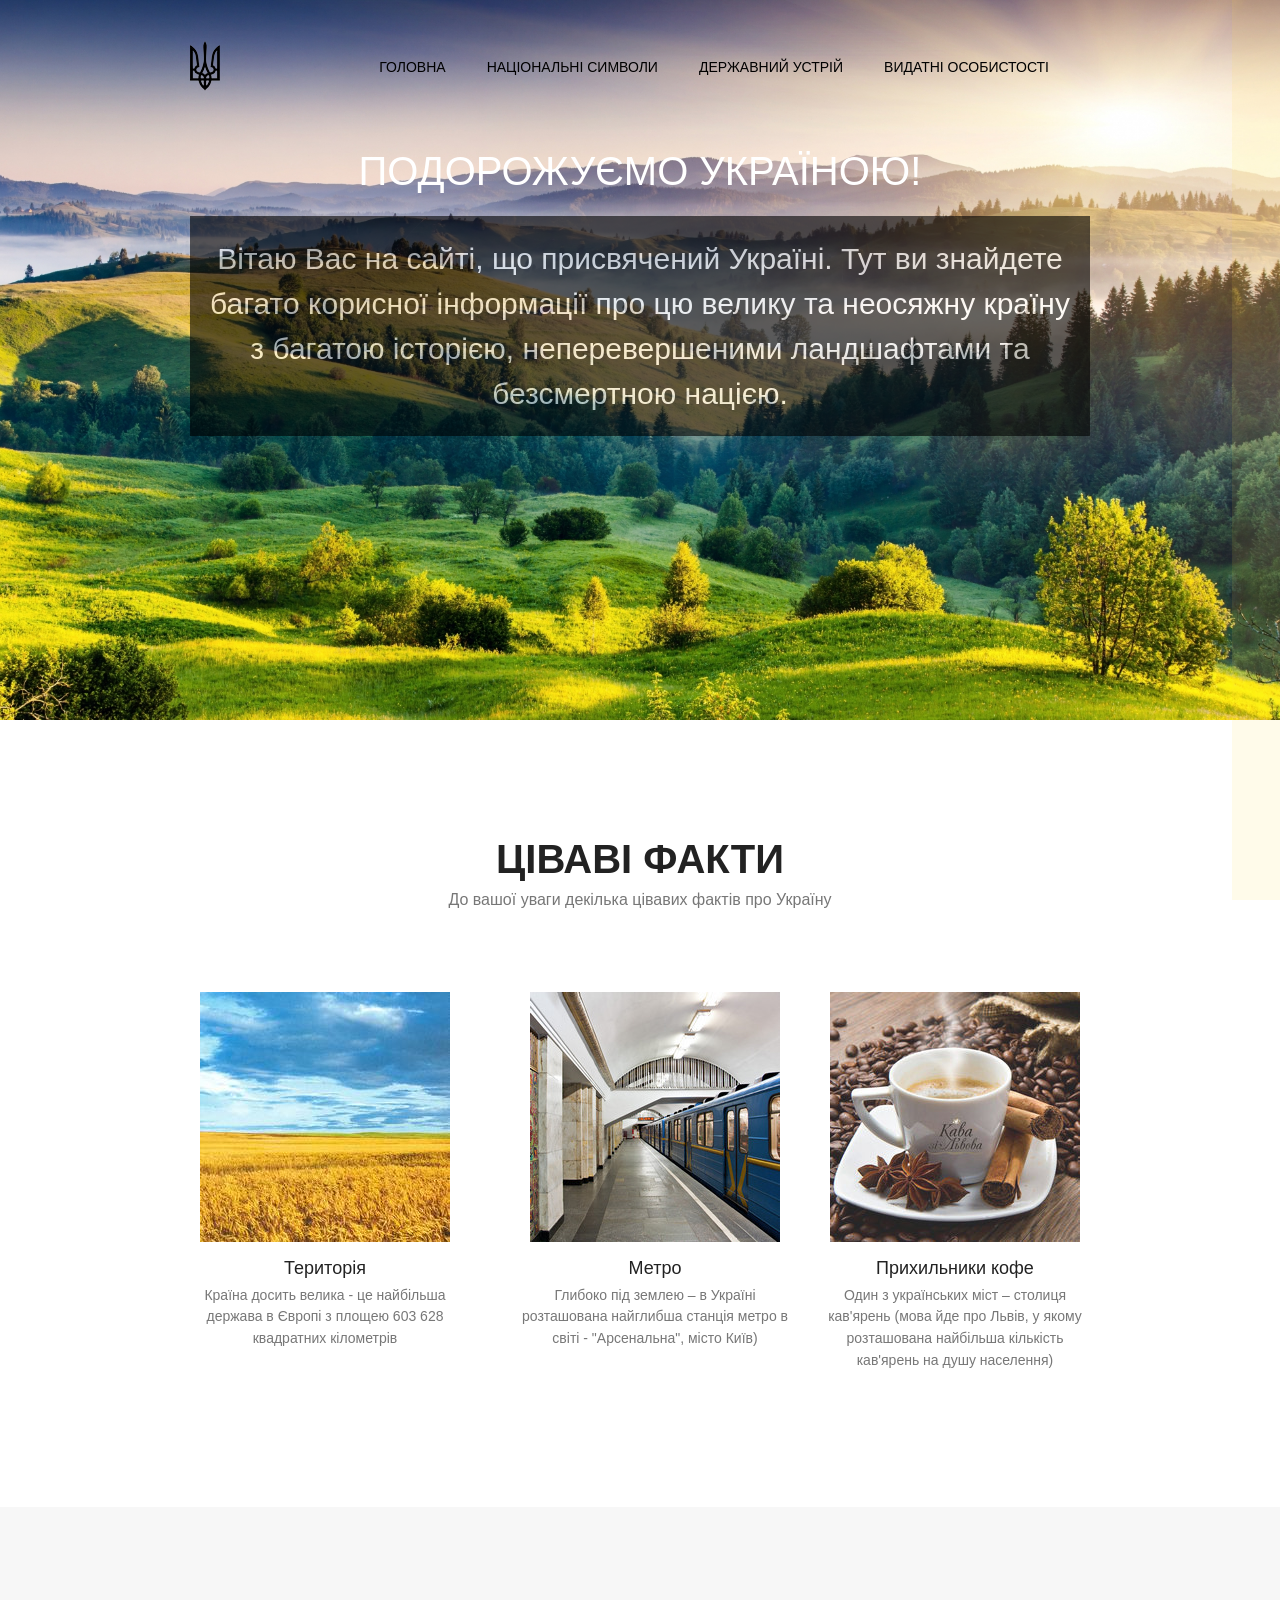
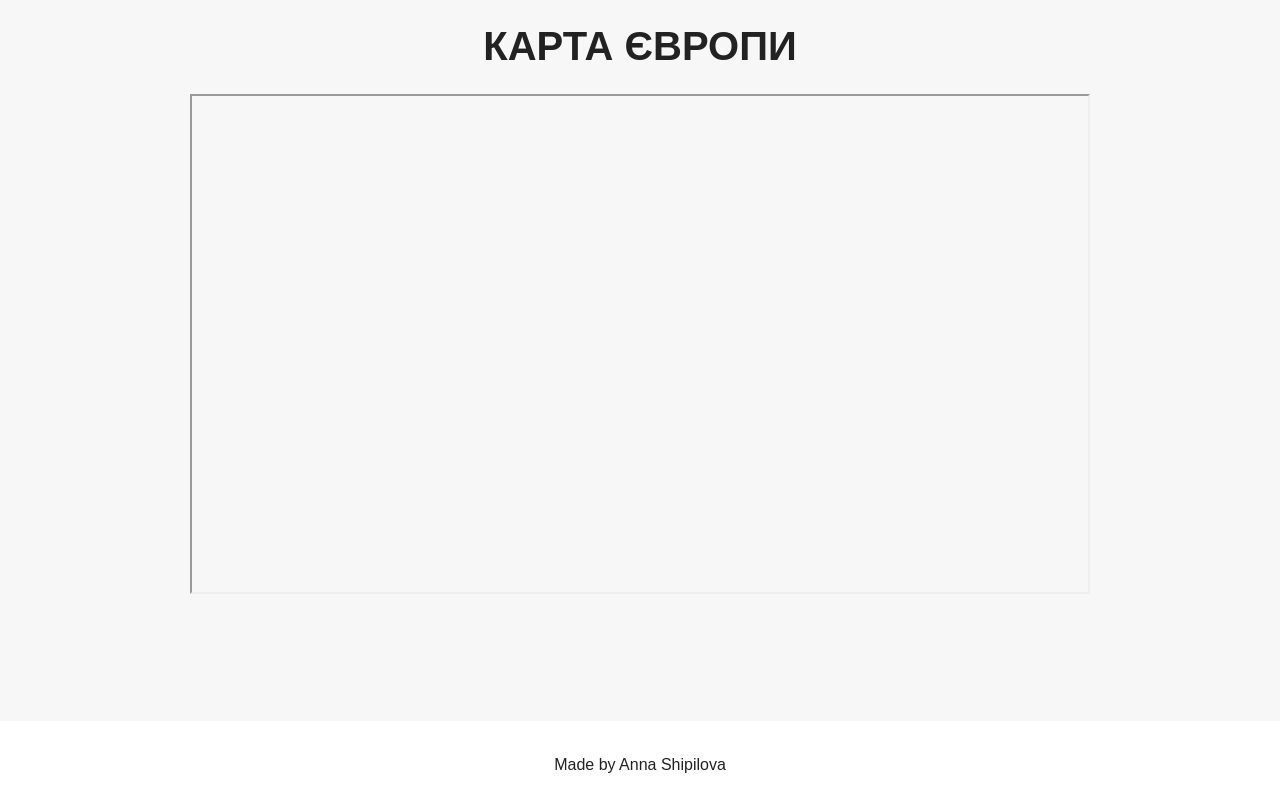
<file: index.html>
<!DOCTYPE html>
<html lang="en">
<head>
	<meta charset="UTF-8">
	<title>Подорожуємо Україною</title>
	<link rel="stylesheet" type="text/css" href="css/bootstrap.css">
	<link rel="stylesheet" href="css/main.css">
	<link rel="stylesheet" href="css/main_title.css">
</head>
<body>

<div class="navaside">
	<div class="navaside_content">
		<h1>Галерея</h1>
		<ul class="cities">
			<li class="li_content">
				<a onclick="transmit('kyiv')" href="#">Київ</a>
			</li>
			<li class="li_content">
				<a onclick="transmit('kharkiv')" href='#'>Харків</a>
			</li>
			<li class="li_content"">
				<a onclick="transmit('odesa')" href='#'>Одеса</a>
			</li>
			<li class="li_content"">
				<a onclick="transmit('dnepr')" href='#'>Дніпро</a>
			</li>
			<li class="li_content"">
				<a onclick="transmit('donezk')" href='#'>Донецьк</a>
			</li>
			<li class="li_content"">
				<a onclick="transmit('zap')" href='#'>Запоріжжя</a>
			</li>
			<li class="li_content"">
				<a onclick="transmit('lviv')" href='#'>Львів</a>
			</li>
			
			<li class="li_content"">
				<a  onclick="transmit('vn')" href='#'>Вінниця</a>
			</li>
			<li class="li_content"">
				<a onclick="transmit('chr')" href='#'>Чернігів</a>
			</li>
			<li class="li_content"">
				<a onclick="transmit('sum')" href='#'>Суми</a>
			</li>

		</ul>
	</div>
</div>

	<header>
		<div class="container">
			<div class="heading clearfix">
				<img src="css/img/logo.png" alt="Подорожуємо Україною" class="logo">
				<nav>
					<ul class="menu">
						
						<li>
							<a href="index.html">Головна</a>
						</li>

						<li>
							<a href="symvols.html">Національні символи</a>
						</li>
						<li>
							<a href="ustriy.html">Державний устрій</a>
						</li>
					
						<li>
							<a href="people.html">Видатні особистості</a>
						</li>
					</ul>
				</nav>
			</div>
			<div class="titles">
				<div class="main_title">
					Подорожуємо Україною!
				</div>
				<div class="about_site">
				<p align="center">
					Вітаю Вас на сайті, що присвячений Україні. Тут ви знайдете багато корисної інформації про цю велику та неосяжну країну з багатою історією, неперевершеними ландшафтами та безсмертною нацією.
				</p></div>
			</div>
			
		</div>
	</header>


	<section id="facts">
		<div class="container">
			<div class="title">
				<h2>
					Ціваві факти
				</h2>
				<p>
					До вашої уваги декілька цівавих фактів про Україну
				</p>
			</div>
			<div class="facts clearfix">
				<div class="fact_item">
					<img src="css/img/icon1.jpeg" alt="Факт">
					<h3>Територія</h3>
					<p>
						Країна досить велика - це найбільша держава в Європі з площею 603 628 квадратних кілометрів
					</p>
				</div>
				<div class="fact_item">
					<img src="css/img/icon2.jpg" alt="Факт">
					<h3>Метро</h3>
					<p>
						Глибоко під землею – в Україні розташована найглибша станція метро в світі - "Арсенальна", місто Київ)
					</p>
				</div>
				<div class="fact_item">
					<img src="css/img/icon3.jpg" alt="Факт">
					<h3>Прихильники кофе</h3>
					<p>
						Один з українських міст – столиця кав'ярень (мова йде про Львів, у якому розташована найбільша кількість кав'ярень на душу населення)
					</p>
				</div>
			</div>
		</div>
	</section>
	<section id="map">
		<div class="container">
			<div class="title">
				<h2>
					Карта Європи
				</h2>
				<br />
				<iframe src="https://www.google.com/maps/d/embed?mid=1aJ6rzywf9UG6u7WgQn-gul9c1031yESx" width="100%" height="500"></iframe>
			</div>
		
		</div>
	</section>

	<footer>
		<div class="container">
			<p align="center">Made by Anna Shipilova</p>
		</div>
	</footer>


	<script type="text/javascript" src="js/main.js"></script>
</body>
</html>
</file>
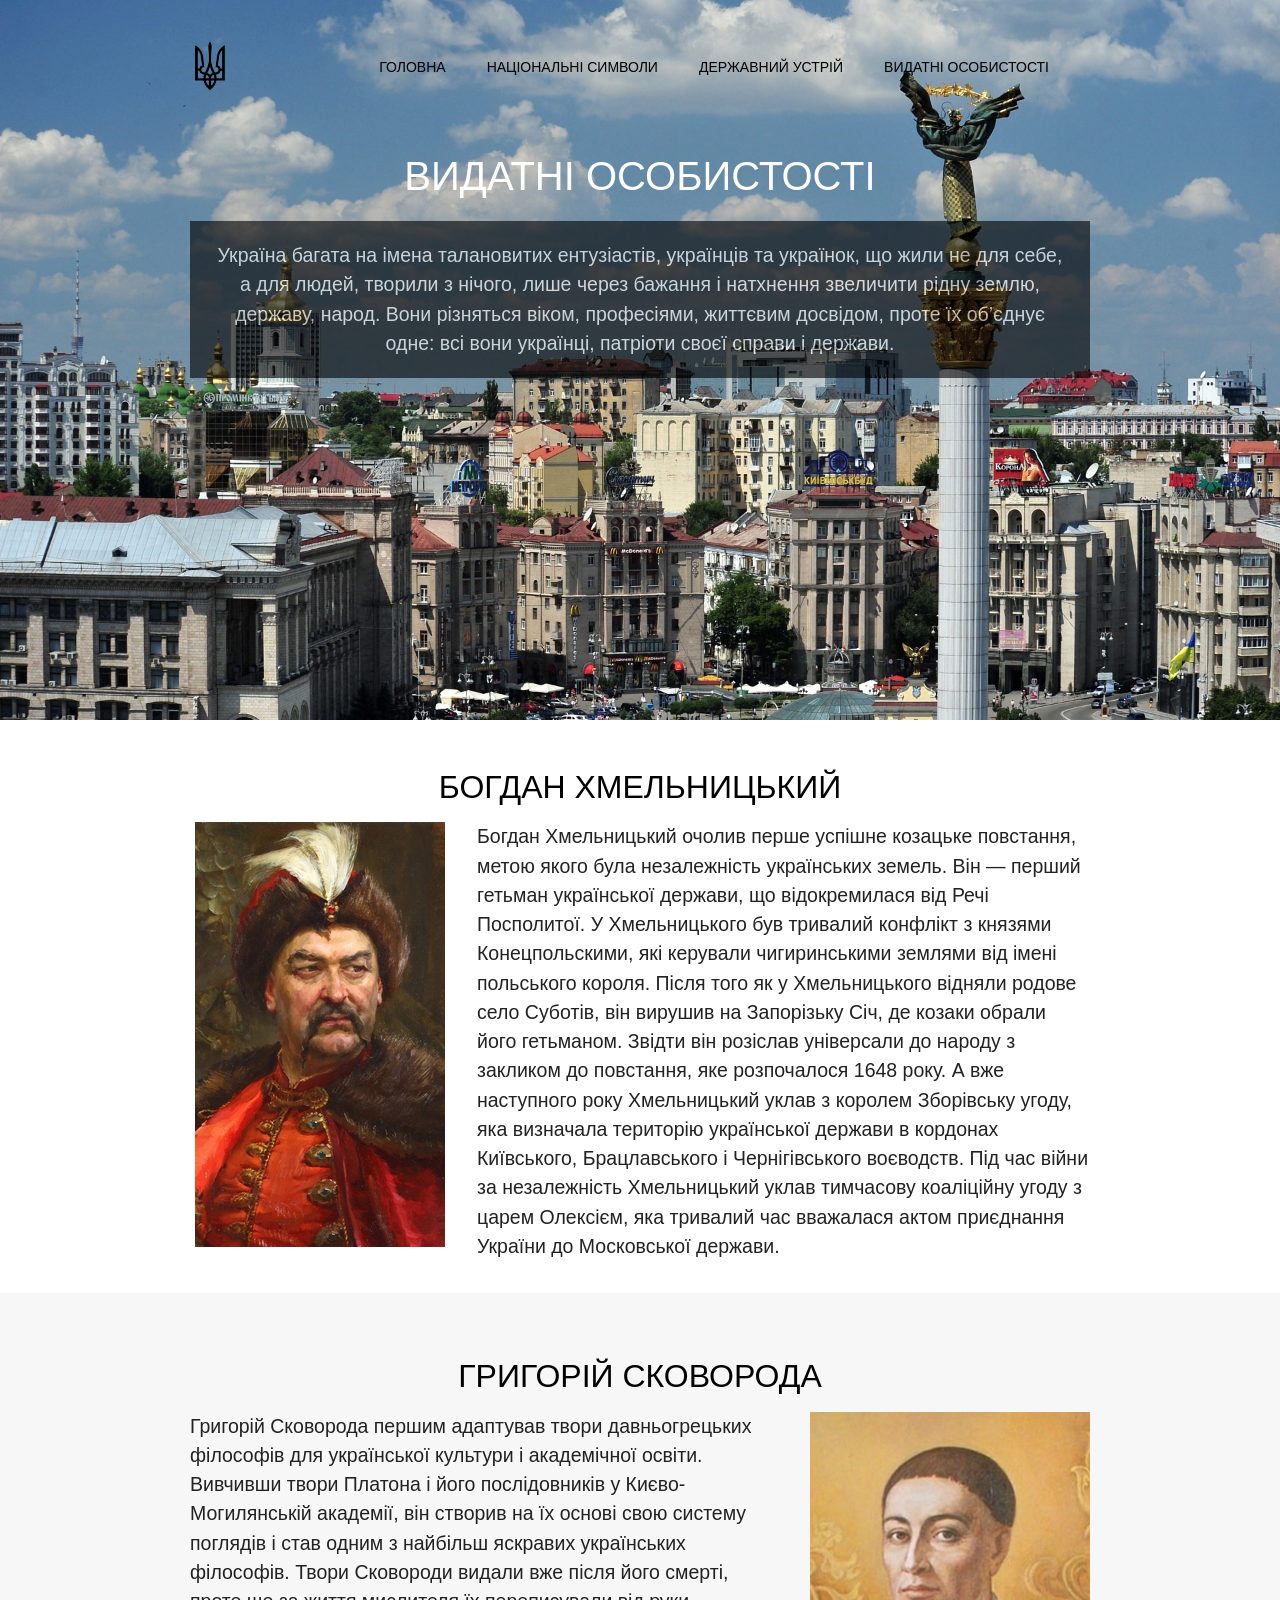
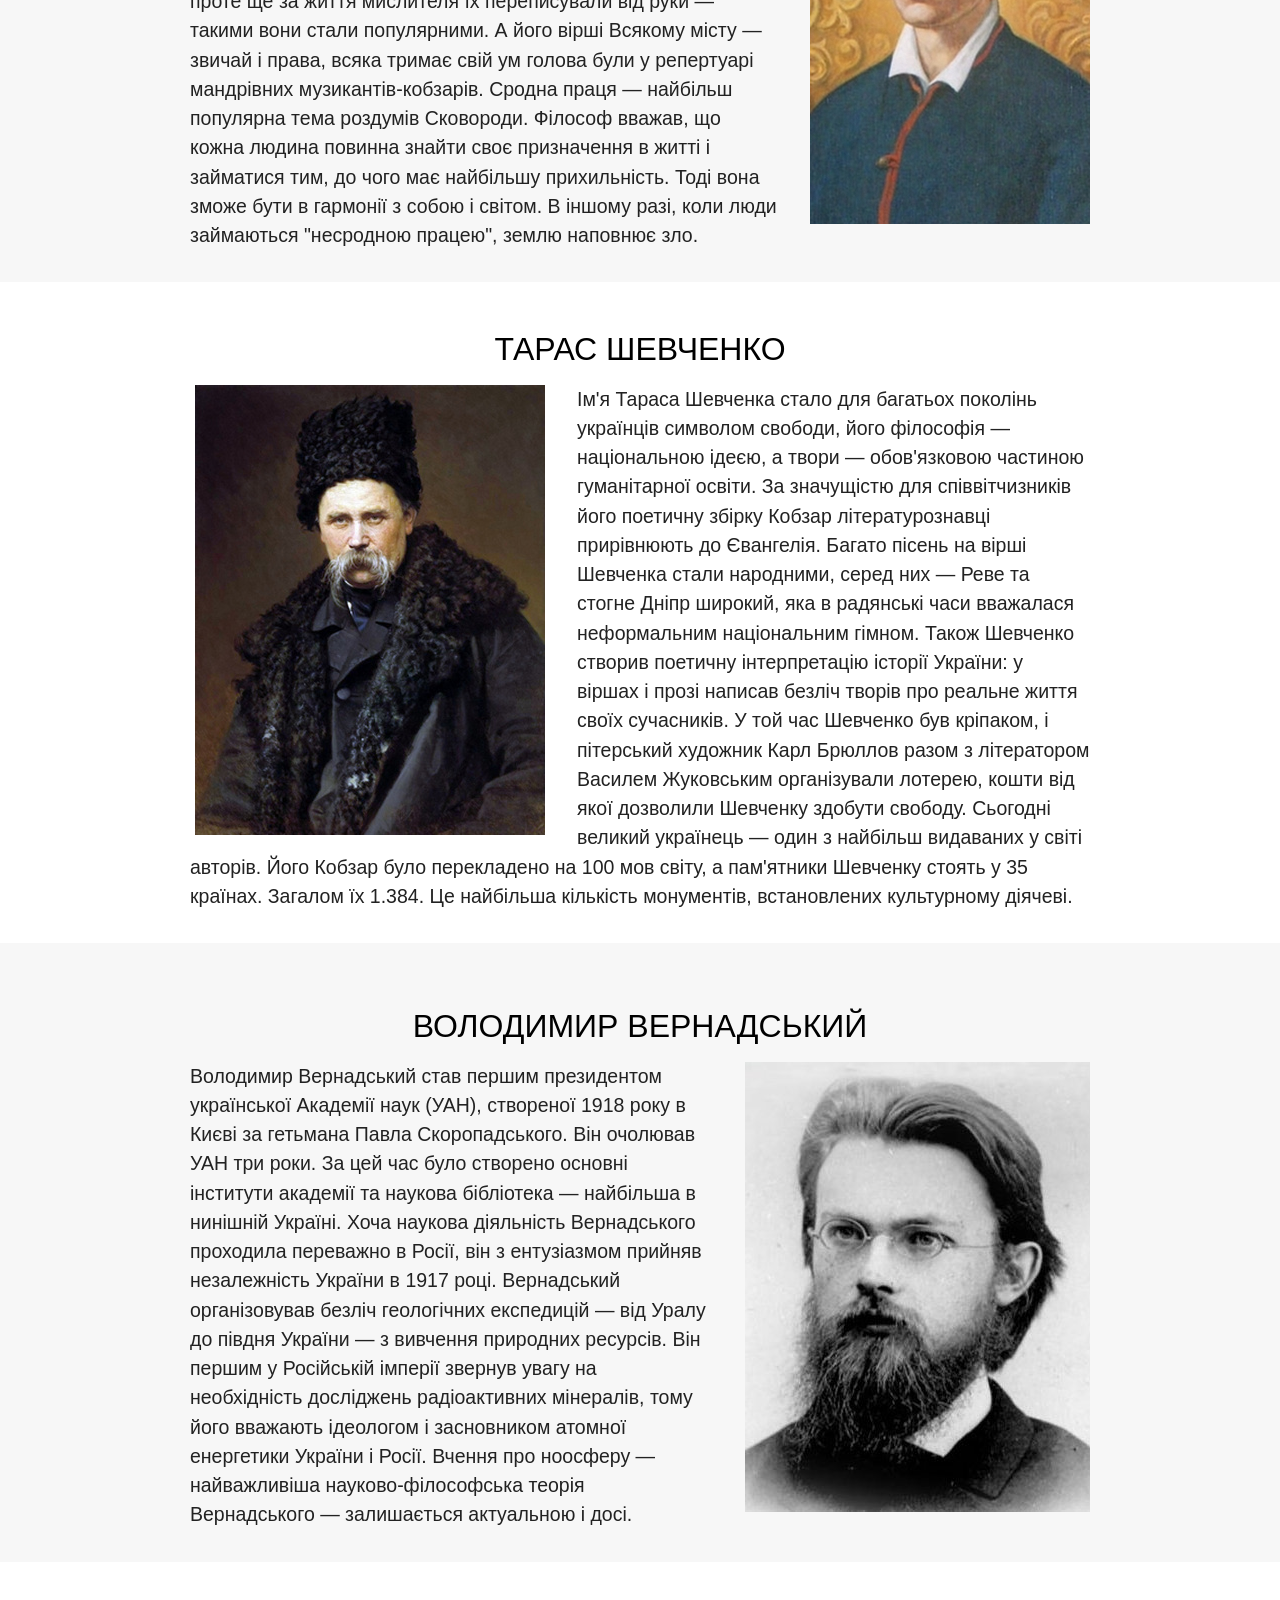
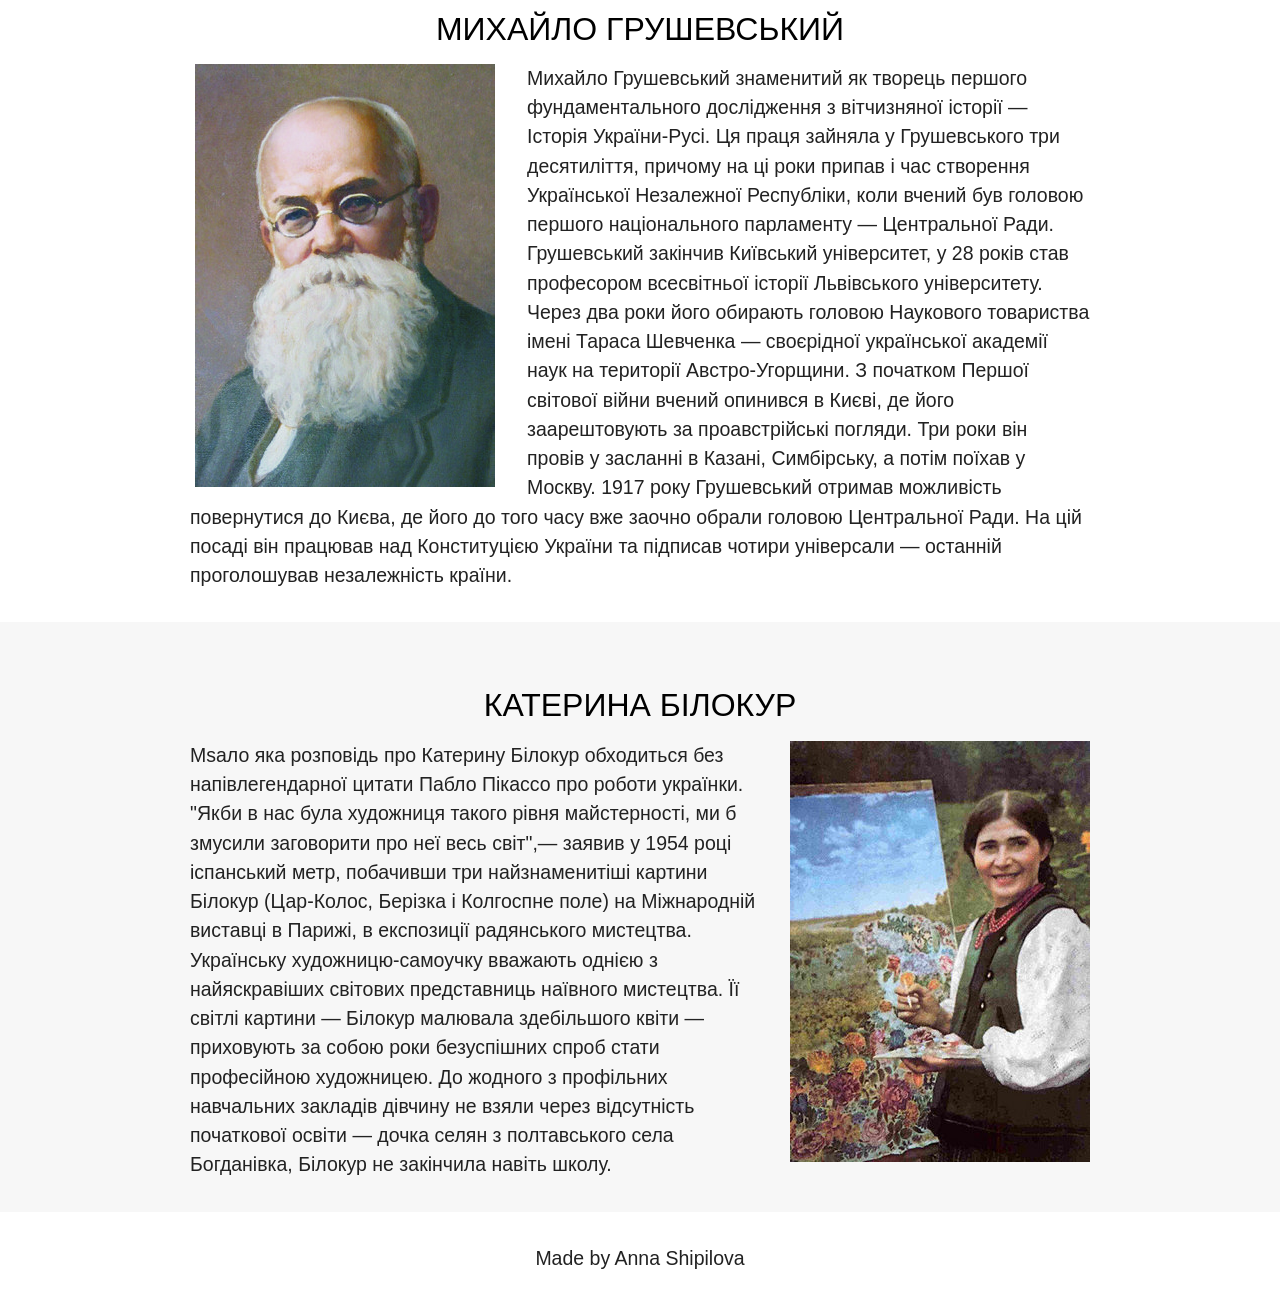
<file: people.html>
<!DOCTYPE html>
<html lang="en">
<head>
	<meta charset="UTF-8">
	<title>Подорожуємо Україною</title>
	<link rel="stylesheet" type="text/css" href="css/bootstrap.css">
	<link rel="stylesheet" href="css/main.css">
	<link rel="stylesheet" href="css/people.css">
</head>
<body>


	<header>
		<div class="container">
			<div class="heading clearfix">
				<img src="css/img/logo.png" alt="Подорожуємо Україною" class="logo">
				<nav>
					<ul class="menu">
						
						<li>
							<a href="index.html">Головна</a>
						</li>

						<li>
							<a href="symvols.html">Національні символи</a>
						</li>
						<li>
							<a href="ustriy.html">Державний устрій</a>
						</li>
						
						<li>
							<a href="people.html">Видатні особистості</a>
						</li>
					</ul>
				</nav>
			</div>
			<div class="titles">
				<div class="main_title">
					Видатні особистості
				</div>
				<div class="about_site">
				<p align="center">
					Україна багата на імена талановитих ентузіастів, українців та українок, що жили не для себе, а для людей, творили з нічого, лише через бажання і натхнення звеличити рідну землю, державу, народ. Вони різняться віком, професіями, життєвим досвідом, проте їх об’єднує одне: всі вони українці, патріоти своєї справи і держави.
				</p></div>
			</div>
			
		</div>
	</header>

	<section class="first">
		<div class="container">

			<h2 align="center">Богдан Хмельницький</h2>
			<p><img src="css/img/bg.jpg" class="left">Богдан Хмельницький очолив перше успішне козацьке повстання, метою якого була незалежність українських земель. Він — перший гетьман української держави, що відокремилася від Речі Посполитої. У Хмельницького був тривалий конфлікт з князями Конецпольскими, які керували чигиринськими землями від імені польського короля. Після того як у Хмельницького відняли родове село Суботів, він вирушив на Запорізьку Січ, де козаки обрали його гетьманом. Звідти він розіслав універсали до народу з закликом до повстання, яке розпочалося 1648 року. А вже наступного року Хмельницький уклав з королем Зборівську угоду, яка визначала територію української держави в кордонах Київського, Брацлавського і Чернігівського воєводств. Під час війни за незалежність Хмельницький уклав тимчасову коаліційну угоду з царем Олексієм, яка тривалий час вважалася актом приєднання України до Московської держави.</p>
		</div>
	</section>

	<section class="second">
		<div class="container">

			<h2 align="center">Григорій Сковорода</h2>
			<p><img src="css/img/gs.jpg" class="right">Григорій Сковорода першим адаптував твори давньогрецьких філософів для української культури і академічної освіти. Вивчивши твори Платона і його послідовників у Києво-Могилянській академії, він створив на їх основі свою систему поглядів і став одним з найбільш яскравих українських філософів. Твори Сковороди видали вже після його смерті, проте ще за життя мислителя їх переписували від руки — такими вони стали популярними. А його вірші Всякому місту — звичай і права, всяка тримає свій ум голова були у репертуарі мандрівних музикантів-кобзарів. Сродна праця — найбільш популярна тема роздумів Сковороди. Філософ вважав, що кожна людина повинна знайти своє призначення в житті і займатися тим, до чого має найбільшу прихильність. Тоді вона зможе бути в гармонії з собою і світом. В іншому разі, коли люди займаються "несродною працею", землю наповнює зло.</p>
		</div>
	</section>

<section class="first">
		<div class="container">

			<h2 align="center">Тарас Шевченко</h2>
			<p><img src="css/img/tsh.jpg" class="left">Ім'я Тараса Шевченка стало для багатьох поколінь українців символом свободи, його філософія — національною ідеєю, а твори — обов'язковою частиною гуманітарної освіти. За значущістю для співвітчизників його поетичну збірку Кобзар літературознавці прирівнюють до Євангелія. Багато пісень на вірші Шевченка стали народними, серед них — Реве та стогне Дніпр широкий, яка в радянські часи вважалася неформальним національним гімном. Також Шевченко створив поетичну інтерпретацію історії України: у віршах і прозі написав безліч творів про реальне життя своїх сучасників. У той час Шевченко був кріпаком, і пітерський художник Карл Брюллов разом з літератором Василем Жуковським організували лотерею, кошти від якої дозволили Шевченку здобути свободу. Сьогодні великий українець — один з найбільш видаваних у світі авторів. Його Кобзар було перекладено на 100 мов світу, а пам'ятники Шевченку стоять у 35 країнах. Загалом їх 1.384. Це найбільша кількість монументів, встановлених культурному діячеві.</p>
		</div>
	</section>

	<section class="second">
		<div class="container">

			<h2 align="center">Володимир Вернадський</h2>
			<p><img src="css/img/vv.jpg" class="right">Володимир Вернадський став першим президентом української Академії наук (УАН), створеної 1918 року в Києві за гетьмана Павла Скоропадського. Він очолював УАН три роки. За цей час було створено основні інститути академії та наукова бібліотека — найбільша в нинішній Україні.
Хоча наукова діяльність Вернадського проходила переважно в Росії, він з ентузіазмом прийняв незалежність України в 1917 році.
Вернадський організовував безліч геологічних експедицій — від Уралу до півдня України — з вивчення природних ресурсів. Він першим у Російській імперії звернув увагу на необхідність досліджень радіоактивних мінералів, тому його вважають ідеологом і засновником атомної енергетики України і Росії.
Вчення про ноосферу — найважливіша науково-філософська теорія Вернадського — залишається актуальною і досі.</p>
		</div>
	</section>

<section class="first">
		<div class="container">

			<h2 align="center">Михайло Грушевський</h2>
			<p><img src="css/img/mg.jpg" class="left">Михайло Грушевський знаменитий як творець першого фундаментального дослідження з вітчизняної історії — Історія України-Русі. Ця праця зайняла у Грушевського три десятиліття, причому на ці роки припав і час створення Української Незалежної Республіки, коли вчений був головою першого національного парламенту — Центральної Ради.

Грушевський закінчив Київський університет, у 28 років став професором всесвітньої історії Львівського університету. Через два роки його обирають головою Наукового товариства імені Тараса Шевченка — своєрідної української академії наук на території Австро-Угорщини.

З початком Першої світової війни вчений опинився в Києві, де його заарештовують за проавстрійські погляди. Три роки він провів у засланні в Казані, Симбірську, а потім поїхав у Москву.

1917 року Грушевський отримав можливість повернутися до Києва, де його до того часу вже заочно обрали головою Центральної Ради. На цій посаді він працював над Конституцією України та підписав чотири універсали — останній проголошував незалежність країни.</p>
		</div>
	</section>

	<section class="second">
		<div class="container">

			<h2 align="center">Катерина Білокур</h2>
			<p><img src="css/img/kb.jpg" class="right">Msало яка розповідь про Катерину Білокур обходиться без напівлегендарної цитати Пабло Пікассо про роботи українки. "Якби в нас була художниця такого рівня майстерності, ми б змусили заговорити про неї весь світ",— заявив у 1954 році іспанський метр, побачивши три найзнаменитіші картини Білокур (Цар-Колос, Берізка і Колгоспне поле) на Міжнародній виставці в Парижі, в експозиції радянського мистецтва.

Українську художницю-самоучку вважають однією з найяскравіших світових представниць наївного мистецтва. Її світлі картини — Білокур малювала здебільшого квіти — приховують за собою роки безуспішних спроб стати професійною художницею. До жодного з профільних навчальних закладів дівчину не взяли через відсутність початкової освіти — дочка селян з полтавського села Богданівка, Білокур не закінчила навіть школу.</p>
		</div>
	</section>



	<footer>
		<div class="container">
			<p align="center">Made by Anna Shipilova</p>
		</div>
	</footer>
</body>
</html>
</file>
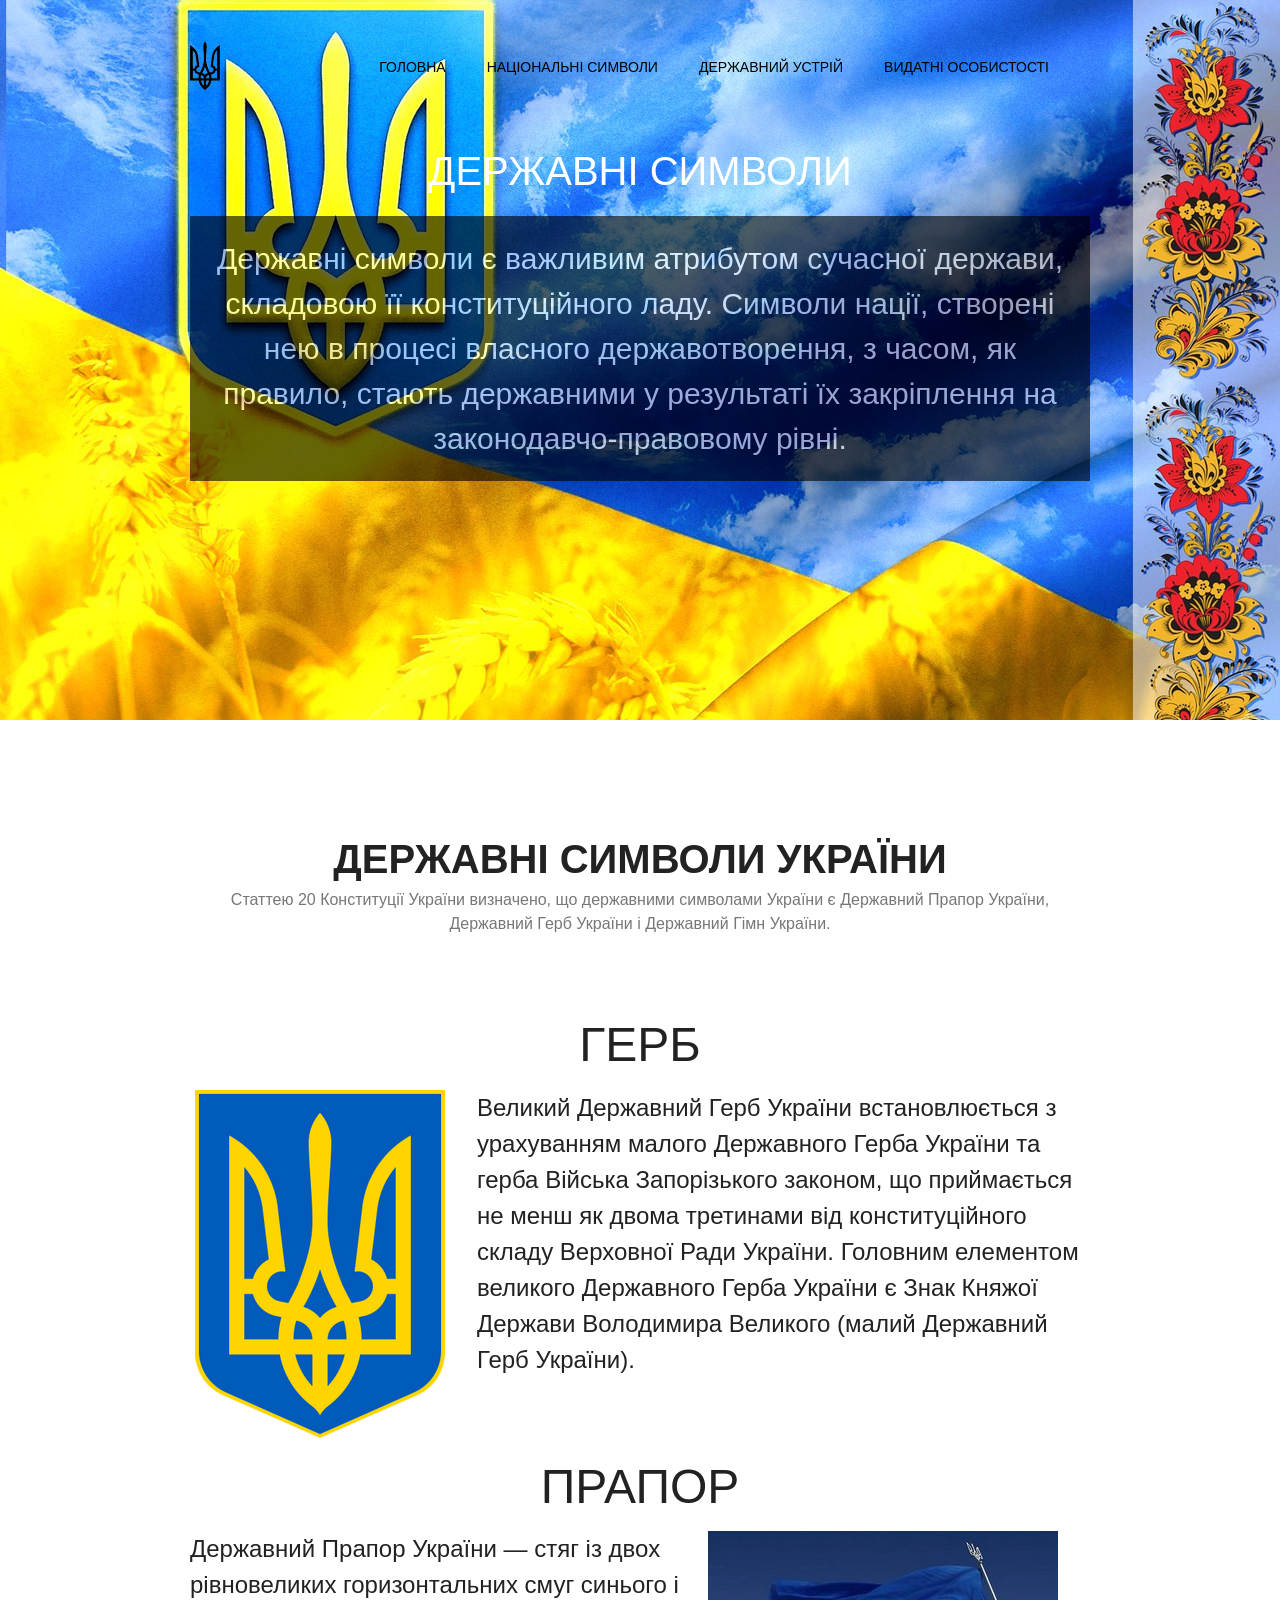
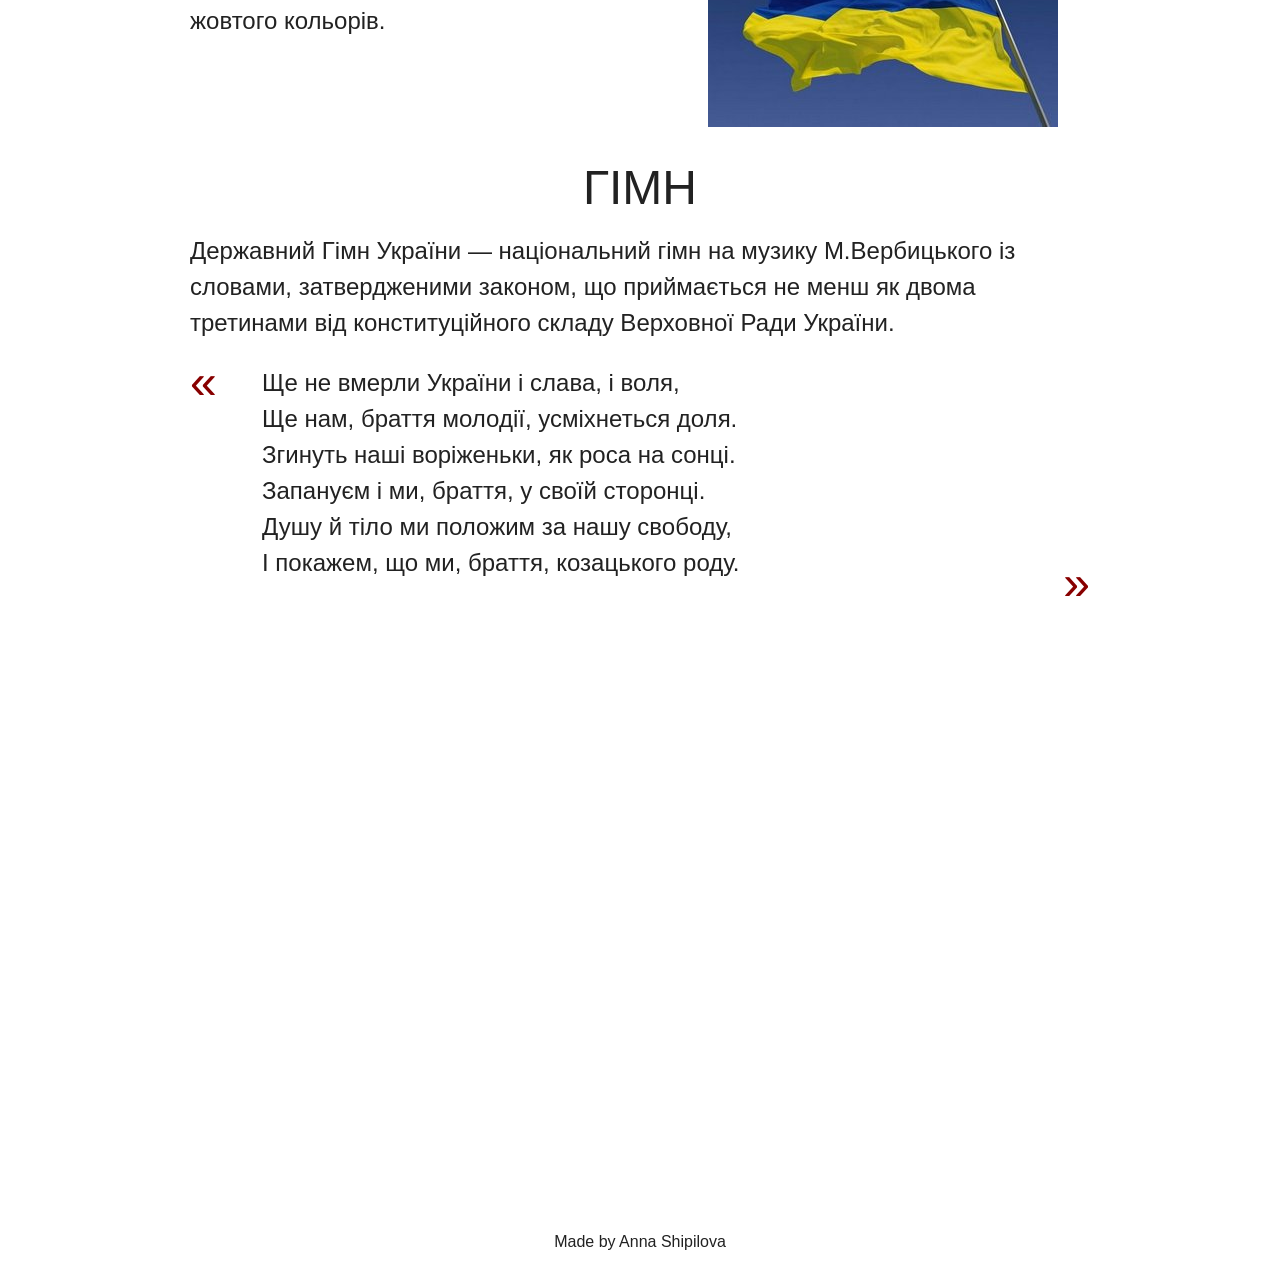
<file: symvols.html>
<!DOCTYPE html>
<html lang="en">
   <head>
      <meta charset="UTF-8">
      <title>Подорожуємо Україною</title>
      <link rel="stylesheet" type="text/css" href="css/bootstrap.css">
      <link rel="stylesheet" href="css/main.css">
      <link rel="stylesheet" type="text/css" href="css/symvols.css">
   </head>
   <body>
      <header>
         <div class="container">
            <div class="heading clearfix">
               <img src="css/img/logo.png" alt="Подорожуємо Україною" class="logo">
               <nav>
                  <ul class="menu">
                     <li>
                        <a href="index.html">Головна</a>
                     </li>
                     <li>
                        <a href="symvols.html">Національні символи</a>
                     </li>
                     <li>
                        <a href="ustriy.html">Державний устрій</a>
                     </li>
               
                     <li>
                        <a href="people.html">Видатні особистості</a>
                     </li>
                  </ul>
               </nav>
            </div>
            <div class="titles">
               <div class="main_title">
                  Державні символи
               </div>
               <div class="about_site">
                  <p align="center">
                     Державні символи є важливим атрибутом сучасної держави, складовою її конституційного ладу. Символи нації, створені нею в процесі власного державотворення, з часом, як правило, стають державними у результаті їх закріплення на законодавчо-правовому рівні.
                  </p>
               </div>
            </div>
         </div>
      </header>
      <section id="symvols">
         <div class="container">
            <div class="title">
               <h2>
                  Державні символи України
               </h2>
               <p>
                  Статтею 20 Конституції України визначено, що державними символами України є Державний Прапор України, Державний Герб України і Державний Гімн України.
               </p>
            </div>

            
            <div class="symvols">
               <div class="symvol_item">
                  <div class="information">
                     <h3 align="center">Герб</h3>
                     <p>
                        <img src="css/img/gerb.png" alt="Факт" class="gerb">
                        Великий Державний Герб України встановлюється з урахуванням малого Державного Герба України та герба Війська Запорізького законом, що приймається не менш як двома третинами від конституційного складу Верховної Ради України. Головним елементом великого Державного Герба України є Знак Княжої Держави Володимира Великого (малий Державний Герб України).
                     </p>
                  </div>
               </div>
               <div class="symvol_item">
                  <div class="information">
                     <h3 align="center">Прапор</h3>
                     <p>
                        <img src="css/img/prapor.jpg" alt="Факт" class="flag">
                        Державний Прапор України — стяг із двох рівновеликих горизонтальних смуг синього і жовтого кольорів.
                     </p>
                  </div>
               </div>
               <br />
               <div class="symvol_item">
                  <div class="information">
                     <h3 align="center">Гімн</h3>
                     <p>
                        Державний Гімн України — національний гімн на музику М.Вербицького із словами, затвердженими законом, що приймається не менш як двома третинами від конституційного складу Верховної Ради України.
                     </p>
                     <blockquote>
                     	<p>
                        Ще не вмерли України і слава, і воля,<br />
                        Ще нам, браття молодії, усміхнеться доля.<br />
                        Згинуть наші воріженьки, як роса на сонці.<br />
                        Запануєм i ми, браття, у своїй сторонці.<br />
                        Душу й тіло ми положим за нашу свободу,<br />
                        І покажем, що ми, браття, козацького роду.<br />
                    </p>
                     </blockquote>
                  </div>
                  <iframe width="100%" height="500" src="https://www.youtube.com/embed/5t4wnkKAmVk" frameborder="0" allow="accelerometer; autoplay; encrypted-media; gyroscope; picture-in-picture" allowfullscreen></iframe>
               </div>
            </div>
         </div>
         <br /><br /><br />
      </section>
      <footer>
         <div class="container">
            <p align="center">Made by Anna Shipilova</p>
         </div>
      </footer>
   </body>
</html>
</file>
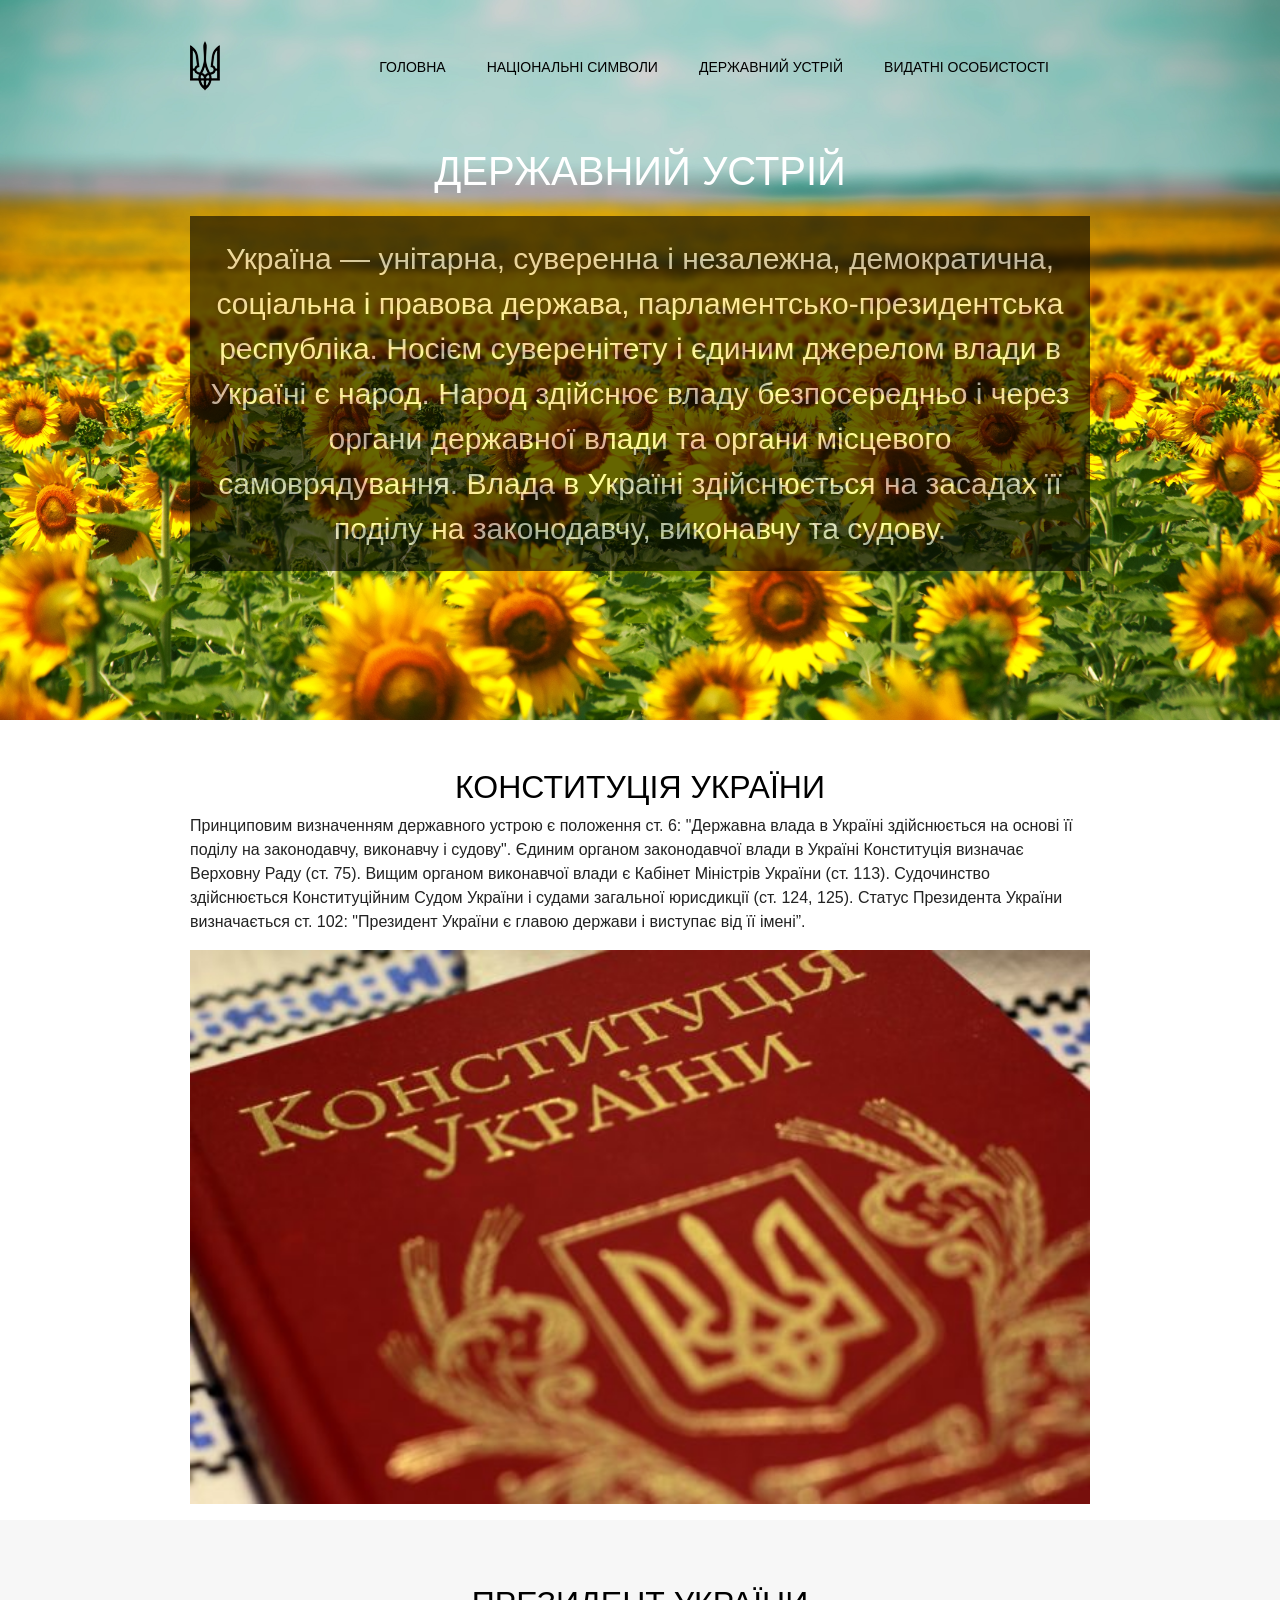
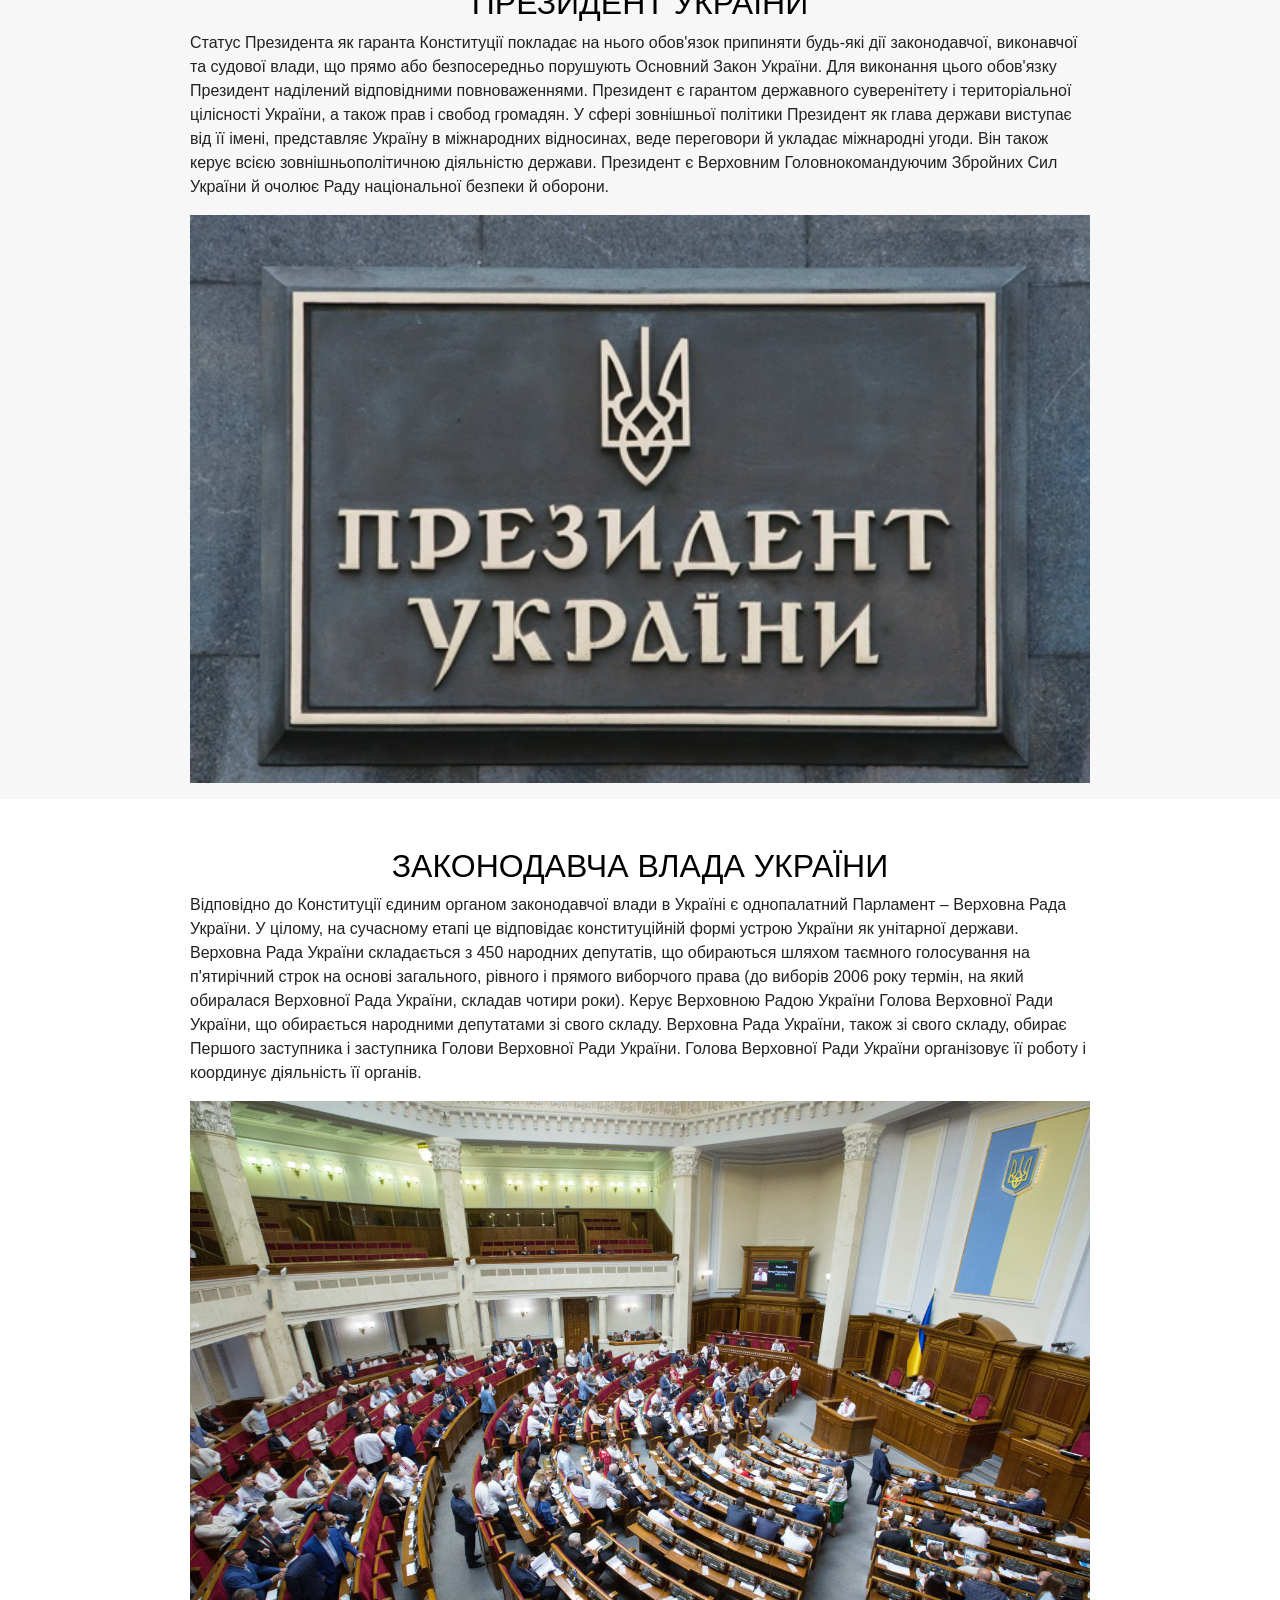
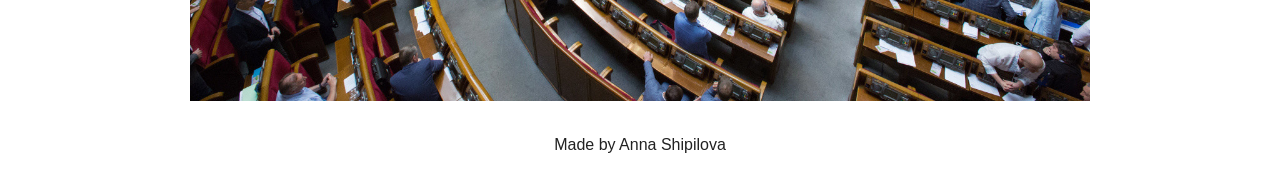
<file: ustriy.html>
<!DOCTYPE html>
<html lang="en">
<head>
	<meta charset="UTF-8">
	<title>Подорожуємо Україною</title>
	<link rel="stylesheet" type="text/css" href="css/bootstrap.css">
	<link rel="stylesheet" href="css/main.css">
	<link rel="stylesheet" href="css/ustriy.css">
</head>
<body>


	<header>
		<div class="container">
			<div class="heading clearfix">
				<img src="css/img/logo.png" alt="Подорожуємо Україною" class="logo">
				<nav>
					<ul class="menu">
						
						<li>
							<a href="index.html">Головна</a>
						</li>

						<li>
							<a href="symvols.html">Національні символи</a>
						</li>
						<li>
							<a href="ustriy.html">Державний устрій</a>
						</li>
						
						<li>
							<a href="people.html">Видатні особистості</a>
						</li>
					</ul>
				</nav>
			</div>
			<div class="titles">
				<div class="main_title">
					Державний устрій
				</div>
				<div class="about_site">
				<p align="center">
					Україна — унітарна, суверенна і незалежна, демократична, соціальна і правова держава, парламентсько-президентська республіка. Носієм суверенітету і єдиним джерелом влади в Україні є народ. Народ здійснює владу безпосередньо і через органи державної влади та органи місцевого самоврядування. Влада в Україні здійснюється на засадах її поділу на законодавчу, виконавчу та судову.
				</p></div>
			</div>
			
		</div>
	</header>


	<section id="infromation_block_first">
		<div class="container">
	
			<h2 align="center">Конституція України</h2>
			<p>Принциповим визначенням державного устрою є положення ст. 6: "Державна влада в Україні здійснюється на основі її поділу на законодавчу, виконавчу і судову". Єдиним органом законодавчої влади в Україні Конституція визначає Верховну Раду (ст. 75). Вищим органом виконавчої влади є Кабінет Міністрів України (ст. 113). Судочинство здійснюється Конституційним Судом України і судами загальної юрисдикції (ст. 124, 125). Статус Президента України визначається ст. 102: "Президент України є главою держави і виступає від її імені”.</p>
			<img src="css/img/const.jpg" width="100%">

	</div>
</section>

<section id="infromation_block_second">
	<div class="container">
			<h2 align="center">Президент України</h2>
			<p> Статус Президента як гаранта Конституції покладає на нього обов'язок припиняти будь-які дії законодавчої, виконавчої та судової влади, що прямо або безпосередньо порушують Основний Закон України. Для виконання цього обов'язку Президент наділений відповідними повноваженнями.

Президент є гарантом державного суверенітету і територіальної цілісності України, а також прав і свобод громадян.

У сфері зовнішньої політики Президент як глава держави виступає від її імені, представляє Україну в міжнародних відносинах, веде переговори й укладає міжнародні угоди. Він також керує всією зовнішньополітичною діяльністю держави.

Президент є Верховним Головнокомандуючим Збройних Сил України й очолює Раду національної безпеки й оборони.</p>
			<img src="css/img/pr.jpg" width="100%">
		
		</div>
</section>
		

	<section id="infromation_block_third">
		<div class="container">
	
			<h2 align="center">Законодавча влада України</h2>
			<p>Відповідно до Конституції єдиним органом законодавчої влади в Україні є однопалатний Парламент – Верховна Рада України. У цілому, на сучасному етапі це відповідає конституційній формі устрою України як унітарної держави.

Верховна Рада України складається з 450 народних депутатів, що обираються шляхом таємного голосування на п'ятирічний строк на основі загального, рівного і прямого виборчого права (до виборів 2006 року термін, на який обиралася Верховної Рада України, складав чотири роки).

Керує Верховною Радою України Голова Верховної Ради України, що обирається народними депутатами зі свого складу. Верховна Рада України, також зі свого складу, обирає Першого заступника і заступника Голови Верховної Ради України. Голова Верховної Ради України організовує її роботу і координує діяльність її органів.</p>
			<img src="css/img/vr.jpg" width="100%">

	</div>
</section>


	<footer>
		<div class="container">
			<p align="center">Made by Anna Shipilova</p>
		</div>
	</footer>
</body>
</html>
</file>
<file: css/main.css>
* {
	transition-duration: 1s;
}



body {
	font-family: Arial, sans-serif;
	padding: 0;
	margin: 0;
	color: #222222;
}

.clearfix:after {
	content: '';
	display: table;
	width: 100%;
	clear: both;
}

div {
	box-sizing: border-box;
}



.container {
	width: 930px;
	margin: 0 auto;
}

.logo {
	margin-top: 41px;
	float: left;
}

.logo:hover {
	transform: scale(1.25);
}

nav {
	float: right;
	margin-top: 55px;
}

.menu {
	padding: 0;
	margin: 0;
	display: block;
}

.menu li {
	float: left;
	display: block;
	margin-right: 41px;
}

.menu a {
	color: black;
	text-decoration: none;
	text-transform: uppercase;
	font-size: 14px;
}

.menu a:hover {
	color: #fed136;
	letter-spacing: 1px;
}

.main_title {
	font-size: 40px;
	color: #fff;
	text-transform: uppercase;
	text-align: center;
	margin-top: 50px;
}

.main_title:hover {
	letter-spacing: 2px;
	color: black;
	cursor: pointer;
}

h1 {
	font-size: 75px;
	color: #fff;
	text-transform: uppercase;
	text-align: center;
	margin: 15px;
}



.about_site {
	margin-top: 15px;
	font-size: 30px;
	color: #fff;
	background-color: black;
	width: 100%;
	opacity: 0.6;
	z-index: 1;
}

.about_site p {
	padding: 20px;
}

header {
	
	height: 80vh;
}

.title {
	padding-top: 115px;
}

.title h2 {
	font-size: 40px;
	font-weight: bold;
	text-align: center;
	text-transform: uppercase;
	margin: 0;
	cursor: pointer;
}

.title h2:hover {
	color: #fed136;
	letter-spacing: 2px;
}

.title p {
	color: #777777;
	text-align: center;
	font-size: 16px;
	margin-top: 5px;
}




footer p {
	margin-top: 2rem;
}
</file>
<file: css/main_title.css>
.navaside {
	position: fixed;
	left: auto;
	right: -1em;
	bottom: auto;
	margin: auto;
	width: 5%;
	height: 100%;
	background-color: #fed136;
	opacity: 0.1;
}

.navaside_content {
	opacity: 0;

}
.navaside_content:hover {
	opacity: 1;
}

.navaside:hover {
	width: 20%;
	opacity: 1;
	z-index: 2;
}

.navaside h1 {
	color: #fff;
	font-size: 3rem;
	margin-top: 1rem;
	letter-spacing: 1px;
	text-transform: uppercase;
	cursor: pointer;
}

.cities li {
	text-transform: uppercase;
	font-size: 2.3rem;
	display: block;

}

.cities a {
	color: #fed136;
	text-decoration: none;
	margin-left: 3.5rem;

}


.li_content {
	width: 30rem;
	background-color: black;
	margin-left: -3.5rem;
}

.li_content:hover {
		background-color: white;
		margin-left: -4.5rem;

}

.li_content a:hover {
	letter-spacing: 3px;

}

header {
	background: url(img/bgc1.jpg) no-repeat center top / cover;

}

.facts {
	margin-top: 80px;


}

.fact_item {
	width: 270px;
	float: left;
	text-align: center;

}


.fact_item h3 {
	font-size: 18px;
	margin-bottom: 5px;
	margin-top: 1rem;
}

.fact_item p {
	color: #777777;
	font-size: 14px;
	line-height: 1.55em;
}

.fact_item:last-child {
	float: right;
}

.fact_item:nth-child(2) {
	margin-left: 60px;
}

#facts {
	padding-bottom: 120px;
}

#map {
	background: #f7f7f7;
	padding-bottom: 120px;
}
</file>
<file: css/people.css>
header {
	background: url(img/int.jpg) no-repeat center top / cover;
}

.left {
	float: left;
    
    margin-right: 2rem;
}

.right {
	float: right;
	margin-left: 2rem;
	}

img {
	 margin: 0 0 5px 5px;
}

p {
	font-size: 19.5px;
}

.first, .second{
	margin-top: 2rem;
}

.second {
	background-color: #f7f7f7;
	padding: 1rem;
}
 h2 {
	color: black;
	margin-top: 3rem;
	text-transform: uppercase;
	cursor: pointer;
	margin-bottom: 1rem;

}

h2:hover{
	letter-spacing: 3px;
	color: #fed136;
}
</file>
<file: css/symvols.css>
header {
	background: url(img/bgcSymvols.jpg) no-repeat center top / cover;
}

.gerb {
	float: left;
    margin: 0 0 5px 5px; 
}

.flag {
	float: right;
    margin: 0 0 5px 5px; 
}
.information p {
	font-size: 1.5rem;
	
}

.information img {
	margin-right: 2rem;
}

h3 {
	text-transform: uppercase;
	font-size: 3em;
	margin-bottom: 1rem;
	cursor: pointer;
}

h3:hover {
	letter-spacing: 3px;
	color: #fed136;
}

.symvol_item {
	margin-top: 5rem;
}

 blockquote:before, blockquote:after {
    font-size: 3em;
    color: #800;
   } 
   blockquote:before {
    content: '«';
    float: left;
    margin-top: -0.4em;
   }
   blockquote:after {
    content: '»';
    float: right;
    margin-top: -1.2em;
   }
   blockquote p { margin: 1em 3em; }
</file>
<file: css/ustriy.css>
header {
	background: url(img/sunflowers.jpg) no-repeat center top / cover;
}

 h2 {
	color: black;
	margin-top: 3rem;
	text-transform: uppercase;
	cursor: pointer;

}

h2:hover{
	letter-spacing: 3px;
	color: #fed136;
}

#infromation_block_second {
	background-color: #f7f7f7;
	padding: 1rem;
	margin-top: 1rem;
}
</file>
